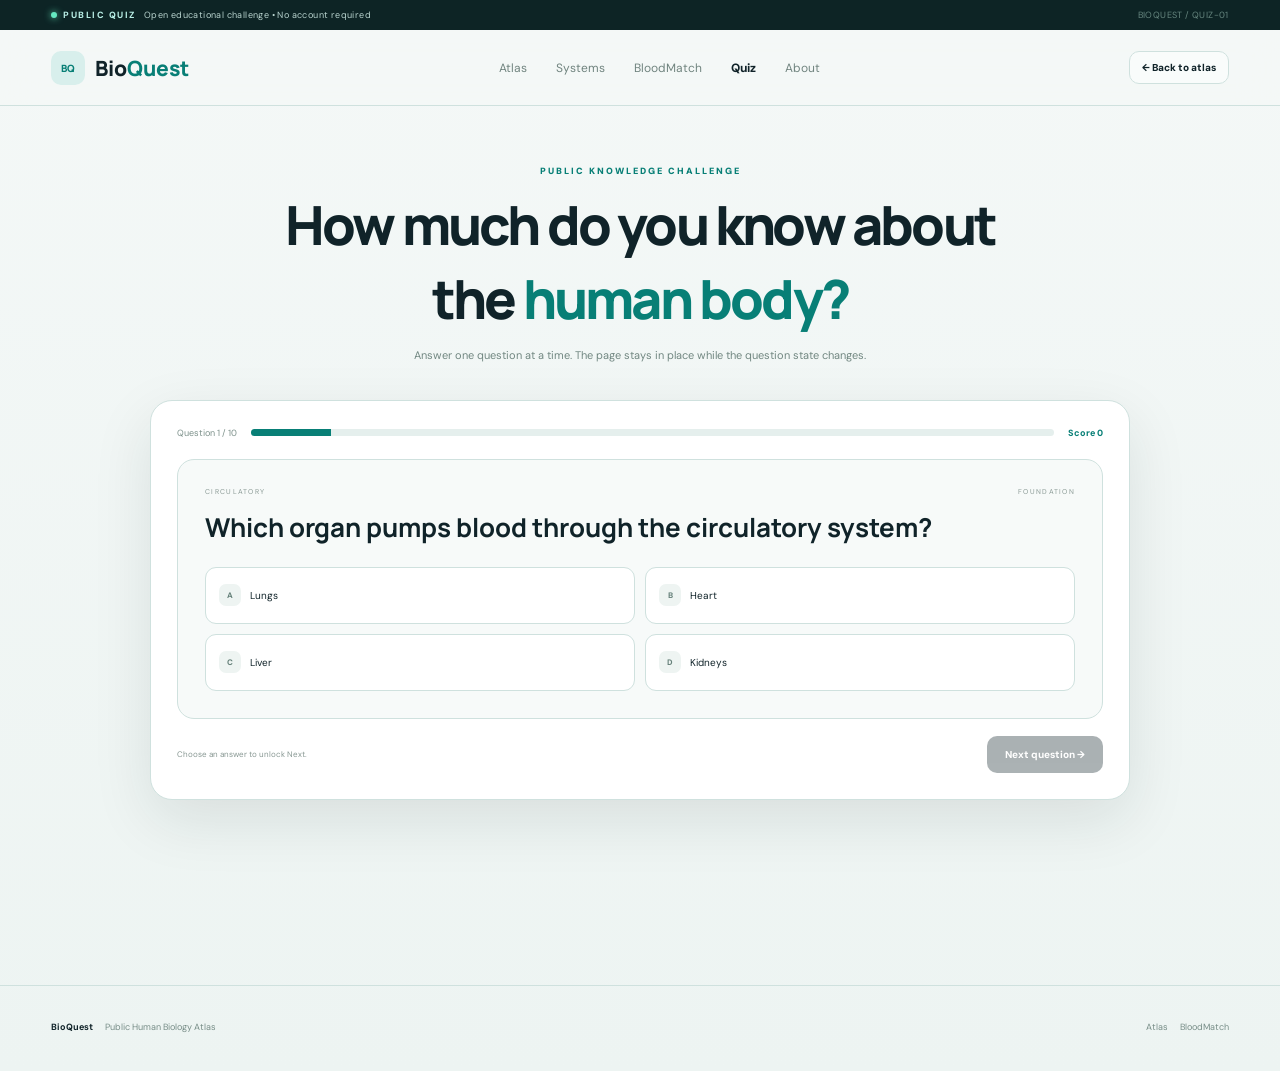
<file: quiz.html>
<!doctype html>
<html lang="en">
<head>
<meta charset="utf-8">
<meta name="viewport" content="width=device-width,initial-scale=1">
<title>BioQuest — Public Quiz</title>
<link rel="preconnect" href="https://fonts.googleapis.com">
<link rel="preconnect" href="https://fonts.gstatic.com" crossorigin>
<link href="https://fonts.googleapis.com/css2?family=DM+Sans:wght@400;500;600;700&family=Manrope:wght@600;700;800&display=swap" rel="stylesheet">
<link rel="stylesheet" href="atlas.css">
<style>
.quiz-page{min-height:calc(100vh - 106px);padding:52px 0 80px}
.quiz-wrap{width:min(980px,92%);margin:auto}
.quiz-hero{text-align:center;max-width:760px;margin:0 auto 34px}.quiz-hero h1{font:800 54px "Manrope";letter-spacing:-2.8px;margin-top:8px}.quiz-hero h1 span{color:var(--teal)}.quiz-hero p{color:#718781;font-size:11px;line-height:1.8;margin-top:11px}
.quiz-card{padding:26px;border:1px solid var(--line);border-radius:22px;background:#fff;box-shadow:var(--shadow)}
.quiz-header{display:grid;grid-template-columns:auto 1fr auto;gap:14px;align-items:center;font-size:9px;color:#7d918b}.quiz-progress{height:7px;border-radius:999px;background:#e5efed;overflow:hidden}.quiz-progress span{display:block;height:100%;width:10%;background:var(--teal);transition:width .2s ease}
.quiz-score{font-weight:800;color:var(--teal)}
.question-card{margin-top:20px;padding:27px;border:1px solid var(--line);border-radius:17px;background:#f7faf9}.question-meta{display:flex;justify-content:space-between;color:#8b9b96;font-size:7px;letter-spacing:1.3px}.question-title{font:700 26px/1.35 "Manrope";margin-top:14px}
.answers{display:grid;grid-template-columns:1fr 1fr;gap:10px;margin-top:22px}.answer{appearance:none;width:100%;min-height:57px;padding:13px;border-radius:11px;border:1px solid var(--line);background:#fff;color:var(--ink);text-align:left;font-size:10px;display:flex;align-items:center;gap:9px}.answer:hover:not(:disabled){border-color:#9fc2bc;background:#fbfdfc}.answer:disabled{opacity:1}.answer .letter{width:22px;height:22px;flex:none;display:grid;place-items:center;border-radius:7px;background:#eef4f2;color:#66817a;font-size:8px;font-weight:800}.answer.correct{border-color:#7fc1b5;background:#ecf8f5}.answer.correct .letter{background:#d5efe9;color:var(--teal)}.answer.wrong{border-color:#dfabb3;background:#fff1f3}.answer.wrong .letter{background:#f8dce0;color:var(--red)}
.feedback{display:none;margin-top:14px;padding:12px;border-radius:11px;font-size:9px;line-height:1.7}.feedback.show{display:block}.feedback.correct{color:#286e62;background:#e8f6f2;border:1px solid #c6e5de}.feedback.wrong{color:#8b4852;background:#fff0f2;border:1px solid #efd6da}
.quiz-actions{display:flex;justify-content:space-between;align-items:center;gap:15px;margin-top:17px}.quiz-help{color:#879792;font-size:8px}.next-button{padding:12px 18px;border-radius:10px;border:0;background:var(--ink);color:#fff;font-size:10px;font-weight:800}.next-button:disabled{opacity:.35;cursor:not-allowed}
.result{text-align:center;padding:42px 20px}.result h2{font:800 66px "Manrope";margin:8px}.result h2 span{color:var(--teal)}.result p{color:#758983;font-size:11px}.result-actions{margin-top:22px;display:flex;justify-content:center;gap:9px;flex-wrap:wrap}
@media(max-width:650px){.quiz-hero h1{font-size:43px}.quiz-header{grid-template-columns:1fr}.answers{grid-template-columns:1fr}.quiz-actions{flex-direction:column;align-items:stretch}}
</style>
</head>
<body>
<div class="public-strip"><div class="wrap public-strip__inner"><span class="public-live"><i></i> PUBLIC QUIZ</span><span>Open educational challenge • No account required</span><span class="strip-right">BIOQUEST / QUIZ-01</span></div></div>

<header class="site-header">
<div class="wrap site-header__inner">
<a class="brand" href="index.html"><span class="brand-badge">BQ</span><span>Bio<span>Quest</span></span></a>
<nav class="main-nav"><a href="index.html#atlas">Atlas</a><a href="index.html#systems">Systems</a><a href="index.html#bloodmatch">BloodMatch</a><a class="active" href="quiz.html">Quiz</a><a href="index.html#about">About</a></nav>
<a class="public-pill" href="index.html">← Back to atlas</a>
</div>
</header>

<main class="quiz-page">
<div class="quiz-wrap">
<div class="quiz-hero"><span class="section-tag">PUBLIC KNOWLEDGE CHALLENGE</span><h1>How much do you know about the <span>human body?</span></h1><p>Answer one question at a time. The page stays in place while the question state changes.</p></div>

<div class="quiz-card" id="quizCard">
<div class="quiz-header"><span id="qNo">Question 1 / 10</span><div class="quiz-progress"><span id="progress"></span></div><span class="quiz-score" id="score">Score 0</span></div>

<section class="question-card">
<div class="question-meta"><span id="cat">CIRCULATORY</span><span id="diff">FOUNDATION</span></div>
<h2 class="question-title" id="questionText"></h2>
<div class="answers" id="answers"></div>
<div class="feedback" id="feedback" aria-live="polite"></div>
</section>

<div class="quiz-actions">
<span class="quiz-help" id="quizHelp">Choose an answer to unlock Next.</span>
<button class="next-button" id="nextButton" type="button" disabled>Next question →</button>
</div>
</div>
</div>
</main>

<footer class="site-footer"><div class="wrap site-footer__inner"><div><strong>BioQuest</strong><span>Public Human Biology Atlas</span></div><div><a href="index.html">Atlas</a><a href="index.html#bloodmatch">BloodMatch</a></div></div></footer>

<script>
"use strict";

const questions=[
{q:"Which organ pumps blood through the circulatory system?",a:["Lungs","Heart","Liver","Kidneys"],c:1,cat:"CIRCULATORY",diff:"FOUNDATION",why:"The heart is a muscular pump that drives blood through the pulmonary and systemic circuits."},
{q:"Where does most gas exchange take place in the lungs?",a:["Alveoli","Stomach","Aorta","Nephrons"],c:0,cat:"RESPIRATORY",diff:"FOUNDATION",why:"The alveoli are tiny air sacs where oxygen and carbon dioxide are exchanged with nearby capillaries."},
{q:"Which organs filter blood and help form urine?",a:["Liver","Brain","Kidneys","Lungs"],c:2,cat:"URINARY",diff:"FOUNDATION",why:"The kidneys contain nephrons that filter blood and modify the filtrate to produce urine."},
{q:"Which organ produces bile?",a:["Heart","Liver","Stomach","Brain"],c:1,cat:"DIGESTIVE",diff:"FOUNDATION",why:"The liver produces bile, which helps the digestion and absorption of fats."},
{q:"Which structure is the main control center of the nervous system?",a:["Heart","Lungs","Brain","Kidneys"],c:2,cat:"NERVOUS",diff:"FOUNDATION",why:"The brain receives and integrates information and coordinates many body functions."},
{q:"Which chamber pumps oxygen-rich blood into the aorta?",a:["Right atrium","Right ventricle","Left atrium","Left ventricle"],c:3,cat:"CIRCULATORY",diff:"INTERMEDIATE",why:"The left ventricle ejects oxygenated blood into the aorta for systemic circulation."},
{q:"What is the primary role of the alveoli?",a:["Store bile","Filter urine","Exchange gases","Produce hormones"],c:2,cat:"RESPIRATORY",diff:"INTERMEDIATE",why:"Alveoli are the principal site of oxygen and carbon dioxide exchange."},
{q:"What is a nephron?",a:["A brain lobe","A kidney filtering unit","A heart valve","A lung airway"],c:1,cat:"URINARY",diff:"INTERMEDIATE",why:"A nephron is a microscopic functional unit of a kidney."},
{q:"Which vessel type carries blood away from the heart?",a:["Veins","Arteries","Ureters","Lymphatics"],c:1,cat:"CIRCULATORY",diff:"FOUNDATION",why:"Arteries carry blood away from the heart; veins generally carry blood toward it."},
{q:"Which organ stores and mixes food during early digestion?",a:["Liver","Stomach","Kidney","Brain"],c:1,cat:"DIGESTIVE",diff:"FOUNDATION",why:"The stomach stores food and mixes it with acid and digestive secretions before emptying into the small intestine."}
];

let index=0;
let score=0;
let answered=false;

const $=id=>document.getElementById(id);

function render(){
  const item=questions[index];
  answered=false;
  $("qNo").textContent=`Question ${index+1} / ${questions.length}`;
  $("progress").style.width=`${((index+1)/questions.length)*100}%`;
  $("score").textContent=`Score ${score}`;
  $("cat").textContent=item.cat;
  $("diff").textContent=item.diff;
  $("questionText").textContent=item.q;
  $("feedback").className="feedback";
  $("feedback").textContent="";
  $("nextButton").disabled=true;
  $("nextButton").textContent=index===questions.length-1?"Finish quiz →":"Next question →";
  $("quizHelp").textContent="Choose an answer to unlock Next.";

  const answers=$("answers");
  answers.innerHTML="";

  item.a.forEach((text,i)=>{
    const button=document.createElement("button");
    button.type="button";
    button.className="answer";
    button.innerHTML=`<span class="letter">${String.fromCharCode(65+i)}</span><span>${text}</span>`;
    button.addEventListener("click",()=>answerQuestion(i,button));
    answers.appendChild(button);
  });
}

function answerQuestion(choice,clicked){
  if(answered)return;
  answered=true;

  const item=questions[index];
  const buttons=$("answers").querySelectorAll(".answer");
  buttons.forEach((button,i)=>{
    button.disabled=true;
    if(i===item.c)button.classList.add("correct");
  });

  if(choice===item.c){
    score++;
    $("feedback").className="feedback show correct";
    $("feedback").textContent="Correct. "+item.why;
  }else{
    clicked.classList.add("wrong");
    $("feedback").className="feedback show wrong";
    $("feedback").textContent=`Not quite. The correct answer is "${item.a[item.c]}". ${item.why}`;
  }

  $("score").textContent=`Score ${score}`;
  $("nextButton").disabled=false;
  $("quizHelp").textContent=index===questions.length-1?"Ready for your result.":"Answer recorded. Use Next question.";
}

$("nextButton").addEventListener("click",()=>{
  if(!answered)return;

  if(index<questions.length-1){
    index++;
    render();
  }else{
    const pct=Math.round(score/questions.length*100);
    $("quizCard").innerHTML=`
      <div class="result">
        <span class="section-tag">QUIZ COMPLETE</span>
        <h2><span>${score}</span> / ${questions.length}</h2>
        <p>${pct}% correct</p>
        <div style="height:8px;max-width:440px;margin:20px auto 0;border-radius:99px;background:#e6efed;overflow:hidden"><span style="display:block;height:100%;width:${pct}%;background:var(--teal)"></span></div>
        <div class="result-actions">
          <button class="button button-primary" id="restart" type="button">Try again ↻</button>
          <a class="button button-secondary" href="index.html">Back to atlas</a>
        </div>
      </div>`;
    $("restart").addEventListener("click",()=>{index=0;score=0;render()});
  }
});

render();
</script>
</body>
</html>
</file>
<file: atlas.css>
*{box-sizing:border-box;margin:0;padding:0}
:root{
  --ink:#102329;--paper:#edf5f4;--paper-2:#e2ecea;--white:#fff;
  --teal:#087f76;--teal-2:#0aa99d;--teal-soft:#d8efec;
  --line:#cfe1de;--muted:#678078;--red:#c84c5c;--shadow:0 20px 60px rgba(16,35,41,.10)
}
html{scroll-behavior:smooth}
body{font-family:"DM Sans",system-ui,sans-serif;background:linear-gradient(180deg,#f4f8f7 0%,#edf4f2 100%);color:var(--ink);overflow-x:hidden}
button,input,select{font:inherit}button{cursor:pointer}a{text-decoration:none;color:inherit}
.wrap{width:min(1380px,92%);margin:0 auto}
.public-strip{height:30px;background:#0d2425;color:#b9d4cf;font-size:9px;letter-spacing:.4px}
.public-strip__inner{height:100%;display:flex;align-items:center;gap:8px}
.public-live{display:flex;align-items:center;gap:6px;color:#b8eee6;font-weight:800;letter-spacing:1.5px}.public-live i{width:6px;height:6px;border-radius:50%;background:#65e9c1;box-shadow:0 0 7px #65e9c1}.strip-right{margin-left:auto;color:#66867f}
.site-header{height:76px;background:rgba(244,248,247,.90);backdrop-filter:blur(18px);border-bottom:1px solid var(--line);position:sticky;top:0;z-index:100}
.site-header__inner{height:100%;display:flex;align-items:center;justify-content:space-between}
.brand{display:flex;align-items:center;gap:10px;font:800 21px "Manrope",sans-serif}.brand>span:last-child span{color:var(--teal)}
.brand-badge{width:34px;height:34px;border-radius:10px;display:grid;place-items:center;color:var(--teal);background:var(--teal-soft);font:800 10px "Manrope"}
.main-nav{display:flex;gap:29px}.main-nav a{font-size:12px;color:#70847f}.main-nav a:hover,.main-nav a.active{color:var(--ink)}.main-nav a.active{font-weight:800}
.public-pill{padding:9px 12px;border:1px solid var(--line);border-radius:10px;font-size:10px;font-weight:800;color:var(--ink);background:#f9fcfb}.public-pill span{display:inline-block;width:6px;height:6px;background:#65e9c1;border-radius:50%;margin-right:6px}
.atlas-hero{padding:56px 0 28px}.intro{max-width:700px}.kicker,.section-tag{font-size:9px;letter-spacing:2px;font-weight:900;color:var(--teal)}.intro h1{font:800 clamp(55px,6vw,90px)/.96 "Manrope",sans-serif;letter-spacing:-4px;margin-top:12px}.intro h1 span{color:var(--teal)}.intro-copy{max-width:620px;color:#68817b;font-size:14px;line-height:1.9;margin-top:20px}
.intro-actions{display:flex;gap:10px;margin-top:26px}.button{display:inline-flex;align-items:center;justify-content:center;gap:12px;padding:14px 18px;border-radius:11px;font-size:11px;font-weight:800;border:1px solid var(--line)}.button-primary{background:var(--ink);color:#fff;border-color:var(--ink)}.button-primary:hover{background:#18383f}.button-secondary{background:#fff}.button-secondary:hover{border-color:#a9c6c1}
.intro-meta{display:flex;gap:28px;margin-top:35px}.intro-meta div{display:flex;flex-direction:column;gap:4px}.intro-meta strong{font-size:11px}.intro-meta span{color:#7a908a;font-size:9px}
.atlas-workspace{display:grid;grid-template-columns:235px 1fr 350px;min-height:760px;margin-top:42px;border:1px solid #cbdedb;border-radius:24px;overflow:hidden;background:#f8fbfa;box-shadow:var(--shadow)}
.region-rail{padding:24px 18px;border-right:1px solid var(--line);background:#f4f8f7}.rail-title{font:800 9px "Manrope";letter-spacing:1.7px;color:#7c918c;margin-bottom:15px}.region-button{width:100%;border:1px solid transparent;border-radius:12px;background:transparent;padding:12px 10px;display:grid;grid-template-columns:34px 1fr;text-align:left;gap:8px;margin-bottom:7px;color:var(--ink)}.region-button:hover{background:#eaf3f1}.region-button.active{background:#fff;border-color:#cfe3df;box-shadow:0 7px 20px rgba(16,35,41,.05)}.region-index{font:800 9px "Manrope";color:#88a09a;padding-top:2px}.region-button strong{display:block;font-size:12px}.region-button small{display:block;color:#738b85;font-size:9px;margin-top:3px}.rail-note{display:flex;align-items:flex-start;gap:7px;color:#82938f;font-size:9px;line-height:1.6;padding:17px 6px 12px}.small-dot{width:6px;height:6px;flex:none;border-radius:50%;background:var(--teal-2);margin-top:4px}
.organ-list{padding-top:6px;border-top:1px solid var(--line);margin-top:4px;display:grid;gap:5px}.organ-list button{border:0;background:transparent;text-align:left;padding:8px 7px;border-radius:9px;color:#6f8580;font-size:9px}.organ-list button:hover,.organ-list button.active{background:#e3efed;color:var(--ink)}
.body-view{position:relative;display:flex;flex-direction:column;min-width:0;background:#0e2527;color:#e7f3f1}.body-view__top{padding:22px 24px 10px;display:flex;justify-content:space-between;align-items:flex-start}.body-view__top h2{font:700 25px "Manrope";margin-top:4px}.body-view__top .section-tag{color:#8fcec7}.view-status{font-size:8px;letter-spacing:1.4px;color:#a5c8c2;display:flex;gap:6px;align-items:center}.view-status i{width:5px;height:5px;border-radius:50%;background:#65e9c1;box-shadow:0 0 7px #65e9c1}
.anatomy-canvas{position:relative;flex:1;min-height:610px;display:flex;align-items:center;justify-content:center;overflow:hidden}.canvas-grid{position:absolute;inset:0;opacity:.45;background-image:linear-gradient(rgba(118,190,185,.06) 1px,transparent 1px),linear-gradient(90deg,rgba(118,190,185,.06) 1px,transparent 1px);background-size:34px 34px}.body-aura{position:absolute;width:520px;height:650px;border-radius:50%;background:radial-gradient(ellipse,rgba(74,214,201,.14),transparent 67%);filter:blur(15px)}.atlas-body{height:585px;max-width:82%;object-fit:contain;position:relative;z-index:2;filter:drop-shadow(0 0 30px rgba(66,211,199,.10))}
.region-focus{position:absolute;border:1px solid rgba(78,228,216,.34);border-radius:50%;z-index:3;opacity:.16;transition:.25s;pointer-events:none}.focus-head{width:120px;height:135px;top:17%;left:50%;transform:translateX(-50%)}.focus-chest{width:230px;height:210px;top:30%;left:50%;transform:translateX(-50%)}.focus-abdomen{width:215px;height:235px;top:46%;left:50%;transform:translateX(-50%)}.region-focus.active{opacity:.55;box-shadow:0 0 40px rgba(78,228,216,.10)}
.scan-line{position:absolute;left:10%;right:10%;top:40%;height:1px;background:linear-gradient(90deg,transparent,rgba(89,225,215,.28),transparent);opacity:.7}.canvas-coordinates{position:absolute;color:#658580;font-size:7px;letter-spacing:1.5px;z-index:4}.canvas-coordinates.top-left{top:20px;left:22px}.canvas-coordinates.bottom-right{right:22px;bottom:17px}
.body-view__bottom{padding:16px 22px;border-top:1px solid rgba(162,222,217,.10);display:flex;align-items:center;justify-content:space-between;gap:15px}.bottom-label{display:block;color:#6b8b84;font-size:8px;letter-spacing:1.5px}.body-view__bottom strong{font-size:11px}.text-button{border:0;background:transparent;color:#92d5ce;font-size:9px;font-weight:800}
.profile-panel{padding:25px 22px;background:#fff}.profile-top{display:flex;align-items:center;justify-content:space-between}.icon-button{width:32px;height:32px;border-radius:8px;border:1px solid var(--line);background:#f8fbfa;color:#718780;font-size:20px}.icon-button:hover{color:var(--ink);border-color:#aac6c0}.profile-emblem{width:72px;height:72px;border-radius:19px;display:grid;place-items:center;margin-top:25px;background:#e6f3f0;color:var(--teal);font:800 28px "Manrope"}.profile-panel h2{font:800 31px "Manrope";margin-top:18px}.profile-subtitle{color:#788e89;font-size:10px;margin-top:5px;line-height:1.5}.profile-rule{height:1px;background:var(--line);margin:22px 0}.profile-section p{color:#647c75;font-size:11px;line-height:1.9;margin-top:10px}.profile-stats{display:grid;grid-template-columns:1fr 1fr;gap:8px;margin-top:22px}.profile-stats div{padding:12px;border:1px solid var(--line);border-radius:10px;background:#f8fbfa}.profile-stats span{display:block;color:#8b9f9a;font-size:7px;letter-spacing:1.3px}.profile-stats strong{display:block;margin-top:5px;font-size:10px}.wide-button{width:100%;margin-top:20px;padding:13px;border:0;border-radius:10px;background:var(--ink);color:#fff;font-size:10px;font-weight:800}.wide-button:hover{background:#1c4147}.profile-warning{display:flex;gap:8px;margin-top:20px;padding:10px;border:1px solid #e5e9e8;border-radius:10px;background:#fbfcfc}.profile-warning>span{width:16px;height:16px;display:grid;place-items:center;border:1px solid #c8d8d4;border-radius:50%;font-size:8px;color:#68847d;flex:none}.profile-warning p{color:#8a9894;font-size:8px;line-height:1.6}
.connection-band{margin-top:26px;padding:25px 26px;border:1px solid var(--line);border-radius:18px;background:#eaf3f1;display:grid;grid-template-columns:1fr 1.6fr;align-items:center;gap:25px}.connection-band h2{font:700 26px "Manrope";margin-top:6px}.connection-items{display:grid;grid-template-columns:repeat(3,1fr);gap:8px}.connection-items div{padding:14px;border:1px solid #cddfdb;border-radius:11px;background:#f6faf9}.connection-items span{display:block;color:#81a39d;font-size:7px;letter-spacing:1px}.connection-items strong{display:block;font-size:9px;margin-top:8px}
.content-section{padding:94px 0 0}.section-intro{max-width:700px}.section-intro h2,.public-about h2{font:700 40px/1.1 "Manrope";letter-spacing:-1.5px;margin-top:8px}.section-intro p{color:#708781;font-size:12px;line-height:1.8;margin-top:10px}.module-grid{display:grid;grid-template-columns:repeat(3,1fr);gap:12px;margin-top:32px}.module-card{border:1px solid var(--line);border-radius:15px;background:#fff;text-align:left;padding:18px;display:grid;grid-template-columns:44px 1fr auto;gap:10px;align-items:center;box-shadow:0 7px 22px rgba(16,35,41,.03);transition:.18s}.module-card:hover{transform:translateY(-3px);border-color:#a6c9c3}.module-number{width:34px;height:34px;border-radius:9px;display:grid;place-items:center;background:#e9f4f1;color:var(--teal);font:800 9px "Manrope"}.module-card strong{display:block;font-size:12px}.module-card small{display:block;color:#82968f;font-size:9px;margin-top:3px}.module-card b{color:#7f9690;font-size:12px}
.blood-lab{margin-top:30px;padding:20px;border:1px solid var(--line);border-radius:18px;background:#fff;display:grid;grid-template-columns:1.2fr .8fr 1fr;gap:12px;align-items:center}.blood-lab__controls{display:grid;grid-template-columns:1fr auto 1fr;align-items:end;gap:10px}.blood-field label{display:block;color:#82938f;font-size:7px;letter-spacing:1.4px;margin-bottom:7px}.blood-field select{height:44px;width:100%;border:1px solid var(--line);border-radius:10px;background:#f8fbfa;color:var(--ink);padding:0 11px;outline:0}.blood-arrow{color:var(--teal);font-size:20px;align-self:center}.blood-result{padding:15px;border-radius:12px;border:1px solid #cfe6e1;background:#edf8f5;display:flex;gap:11px;align-items:center}.blood-result__icon{width:34px;height:34px;border-radius:9px;display:grid;place-items:center;background:#d7f0ea;color:var(--teal);font-weight:900}.blood-result h3{font:700 17px "Manrope";margin:3px 0}.blood-result p{color:#6f8580;font-size:8px}.blood-result.bad{border-color:#efd6da;background:#fbf0f2}.blood-result.bad .blood-result__icon{background:#f8dfe3;color:var(--red)}.blood-note{padding:13px;border:1px dashed #d0dfdc;border-radius:12px;background:#fbfcfc}.blood-note strong{font-size:7px;letter-spacing:1.4px;color:#718984}.blood-note p{margin-top:7px;color:#82908c;font-size:8px;line-height:1.7}
.public-about{margin-top:34px;padding:34px;border:1px solid var(--line);border-radius:20px;background:#10292b;color:#fff;display:grid;grid-template-columns:1.4fr 1fr;gap:30px;align-items:center}.public-about .section-tag{color:#89d8cf}.public-about h2{font-size:36px}.public-about p{max-width:650px;color:#a9c0bc;font-size:10px;line-height:1.8;margin-top:10px}.about-grid{display:grid;grid-template-columns:1fr 1fr;gap:8px}.about-grid div{padding:12px;border:1px solid rgba(164,227,221,.12);border-radius:10px;background:rgba(255,255,255,.03)}.about-grid strong{display:block;color:#dff7f2;font-size:8px}.about-grid span{display:block;color:#89a9a4;font-size:8px;margin-top:3px}
.site-footer{padding:35px 0 38px;margin-top:85px;border-top:1px solid var(--line)}.site-footer__inner{display:flex;justify-content:space-between;color:#778d87;font-size:9px}.site-footer__inner>div{display:flex;gap:12px}.site-footer strong{color:var(--ink)}.site-footer a:hover{color:var(--teal)}
.toast{position:fixed;right:18px;bottom:18px;z-index:3000;padding:11px 13px;border:1px solid var(--line);border-radius:10px;background:#fff;box-shadow:var(--shadow);color:var(--ink);font-size:9px;opacity:0;transform:translateY(7px);pointer-events:none;transition:.2s}.toast.show{opacity:1;transform:translateY(0)}
@media(max-width:1180px){.atlas-workspace{grid-template-columns:200px 1fr}.profile-panel{grid-column:1/-1;border-top:1px solid var(--line);display:grid;grid-template-columns:auto 1fr;gap:18px;align-items:start}.profile-top{grid-column:1/-1}.profile-emblem{margin-top:0}.profile-rule{grid-column:1/-1}.profile-section{grid-column:1/-1}.profile-stats{grid-column:1/-1}.wide-button{grid-column:1/-1}.profile-warning{grid-column:1/-1}.blood-lab{grid-template-columns:1fr 1fr}.blood-note{grid-column:1/-1}}
@media(max-width:800px){.main-nav{display:none}.atlas-hero{padding-top:38px}.atlas-workspace{grid-template-columns:1fr}.region-rail{border-right:0;border-bottom:1px solid var(--line)}.organ-list{display:none}.body-view{min-height:690px}.profile-panel{grid-column:auto;display:block}.profile-emblem{margin-top:20px}.module-grid{grid-template-columns:1fr}.connection-band,.public-about{grid-template-columns:1fr}.connection-items{grid-template-columns:1fr}.blood-lab{grid-template-columns:1fr}.blood-note{grid-column:auto}}
@media(max-width:560px){.public-strip__inner span:nth-child(2),.strip-right{display:none}.public-pill{display:none}.intro h1{font-size:47px;letter-spacing:-2.4px}.intro-actions{flex-direction:column}.intro-meta{gap:17px;flex-wrap:wrap}.atlas-workspace{margin-top:28px}.body-view{min-height:610px}.anatomy-canvas{min-height:500px}.atlas-body{height:485px;max-width:95%}.focus-head{width:88px;height:100px}.focus-chest{width:190px;height:175px}.focus-abdomen{width:175px;height:190px}.profile-panel{padding:20px}.site-footer__inner{flex-direction:column;gap:10px}}
</file>
